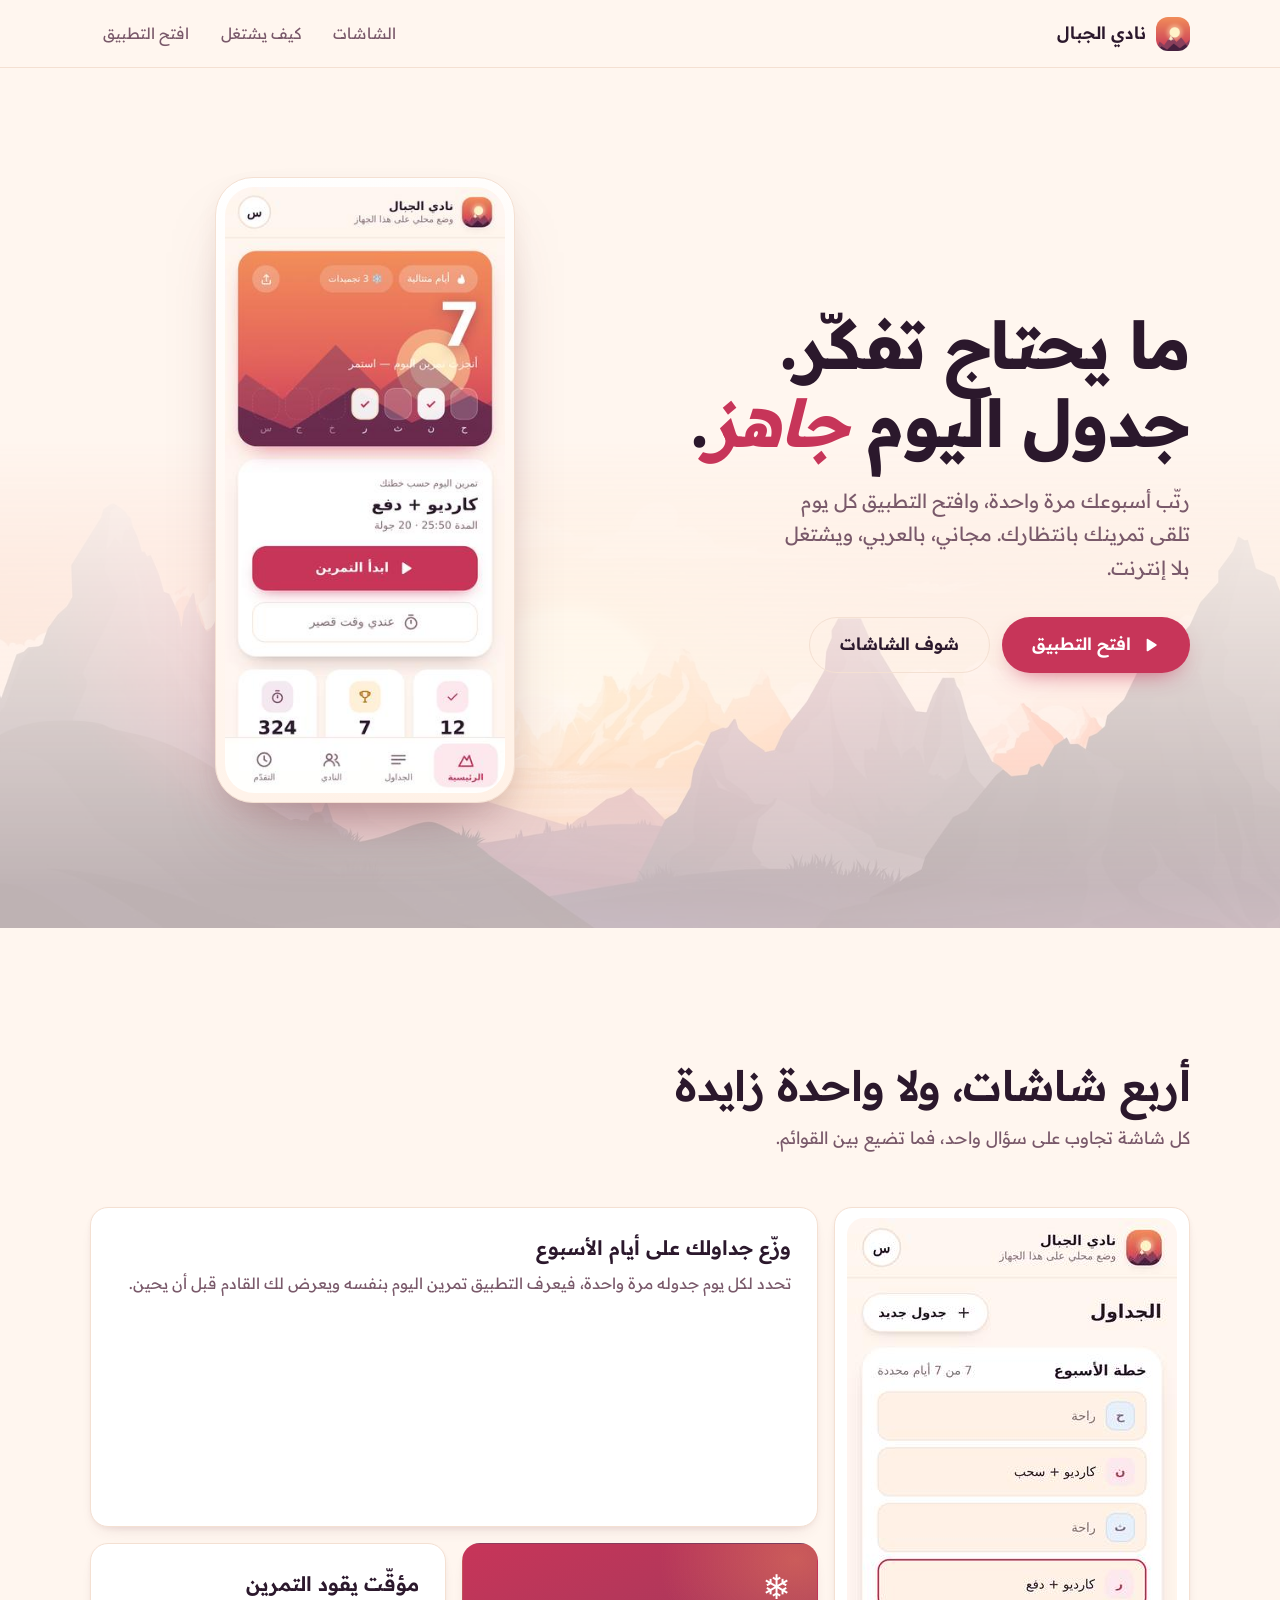
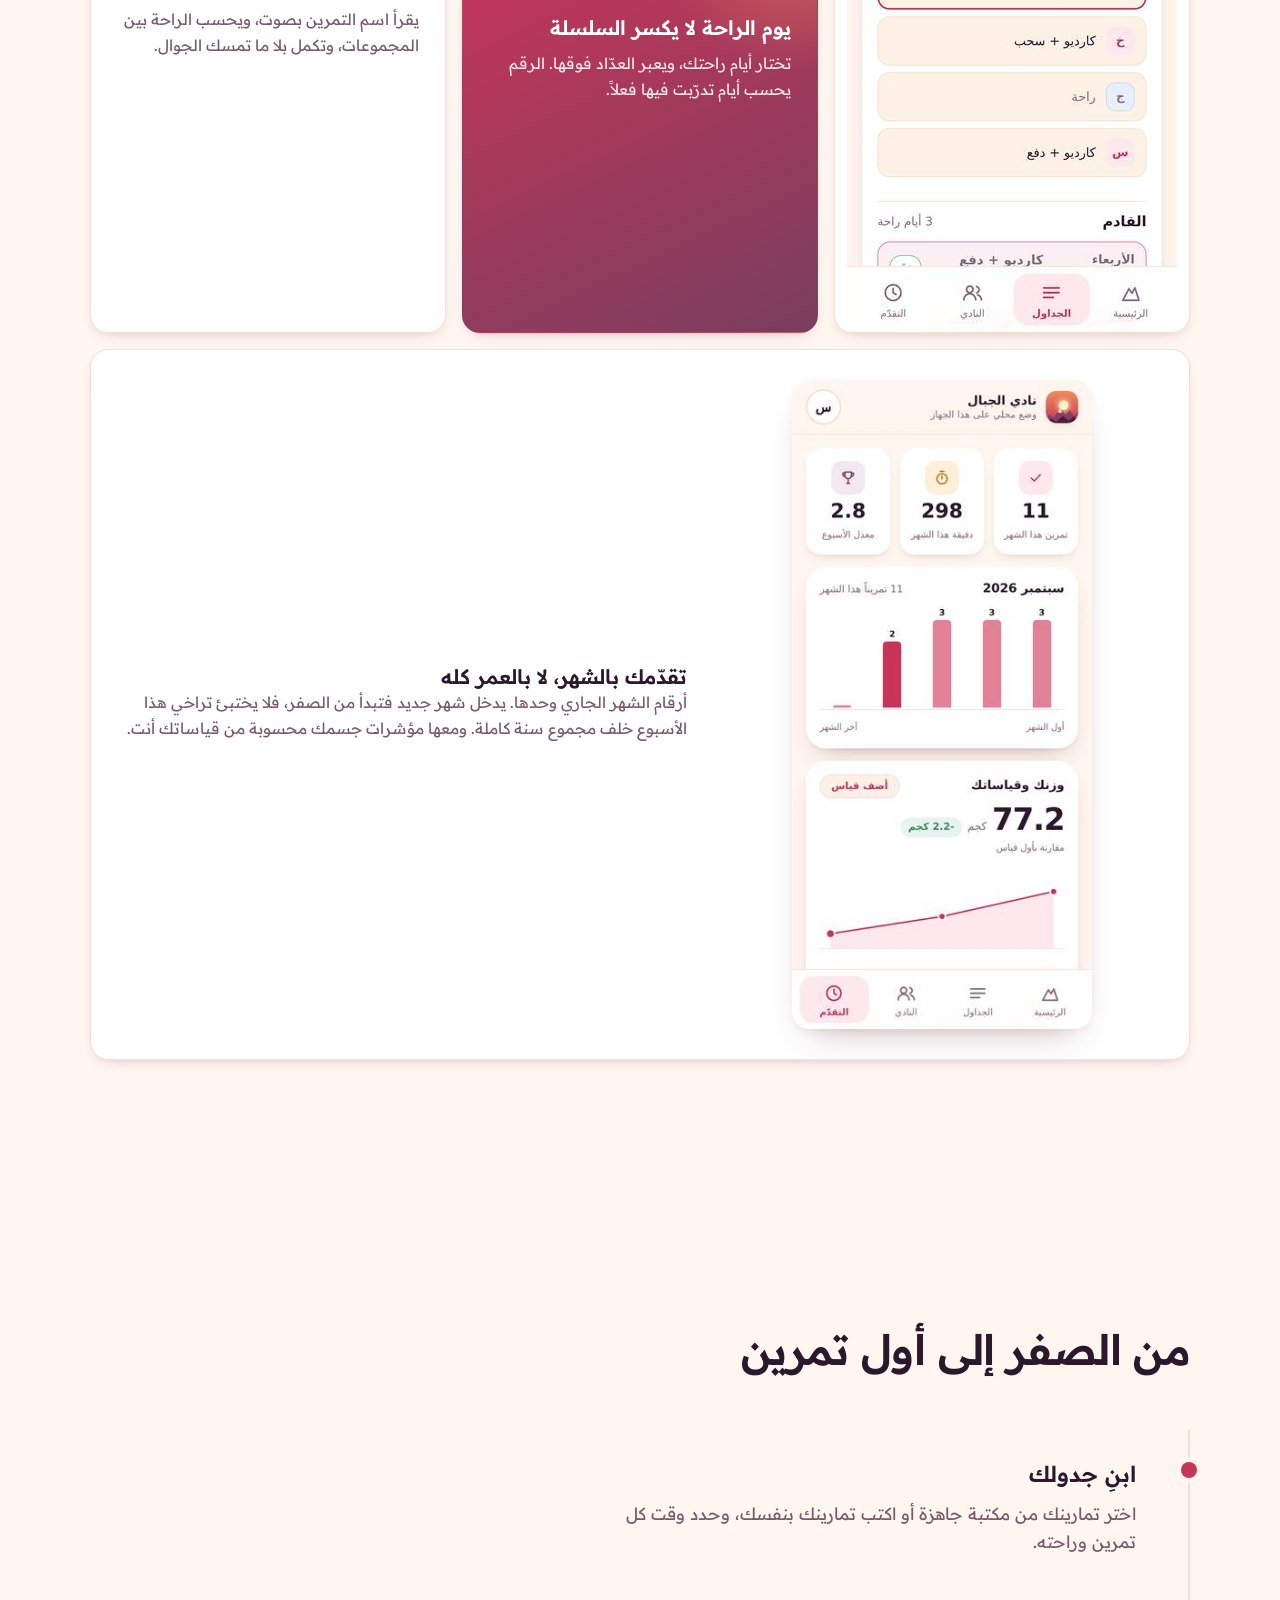
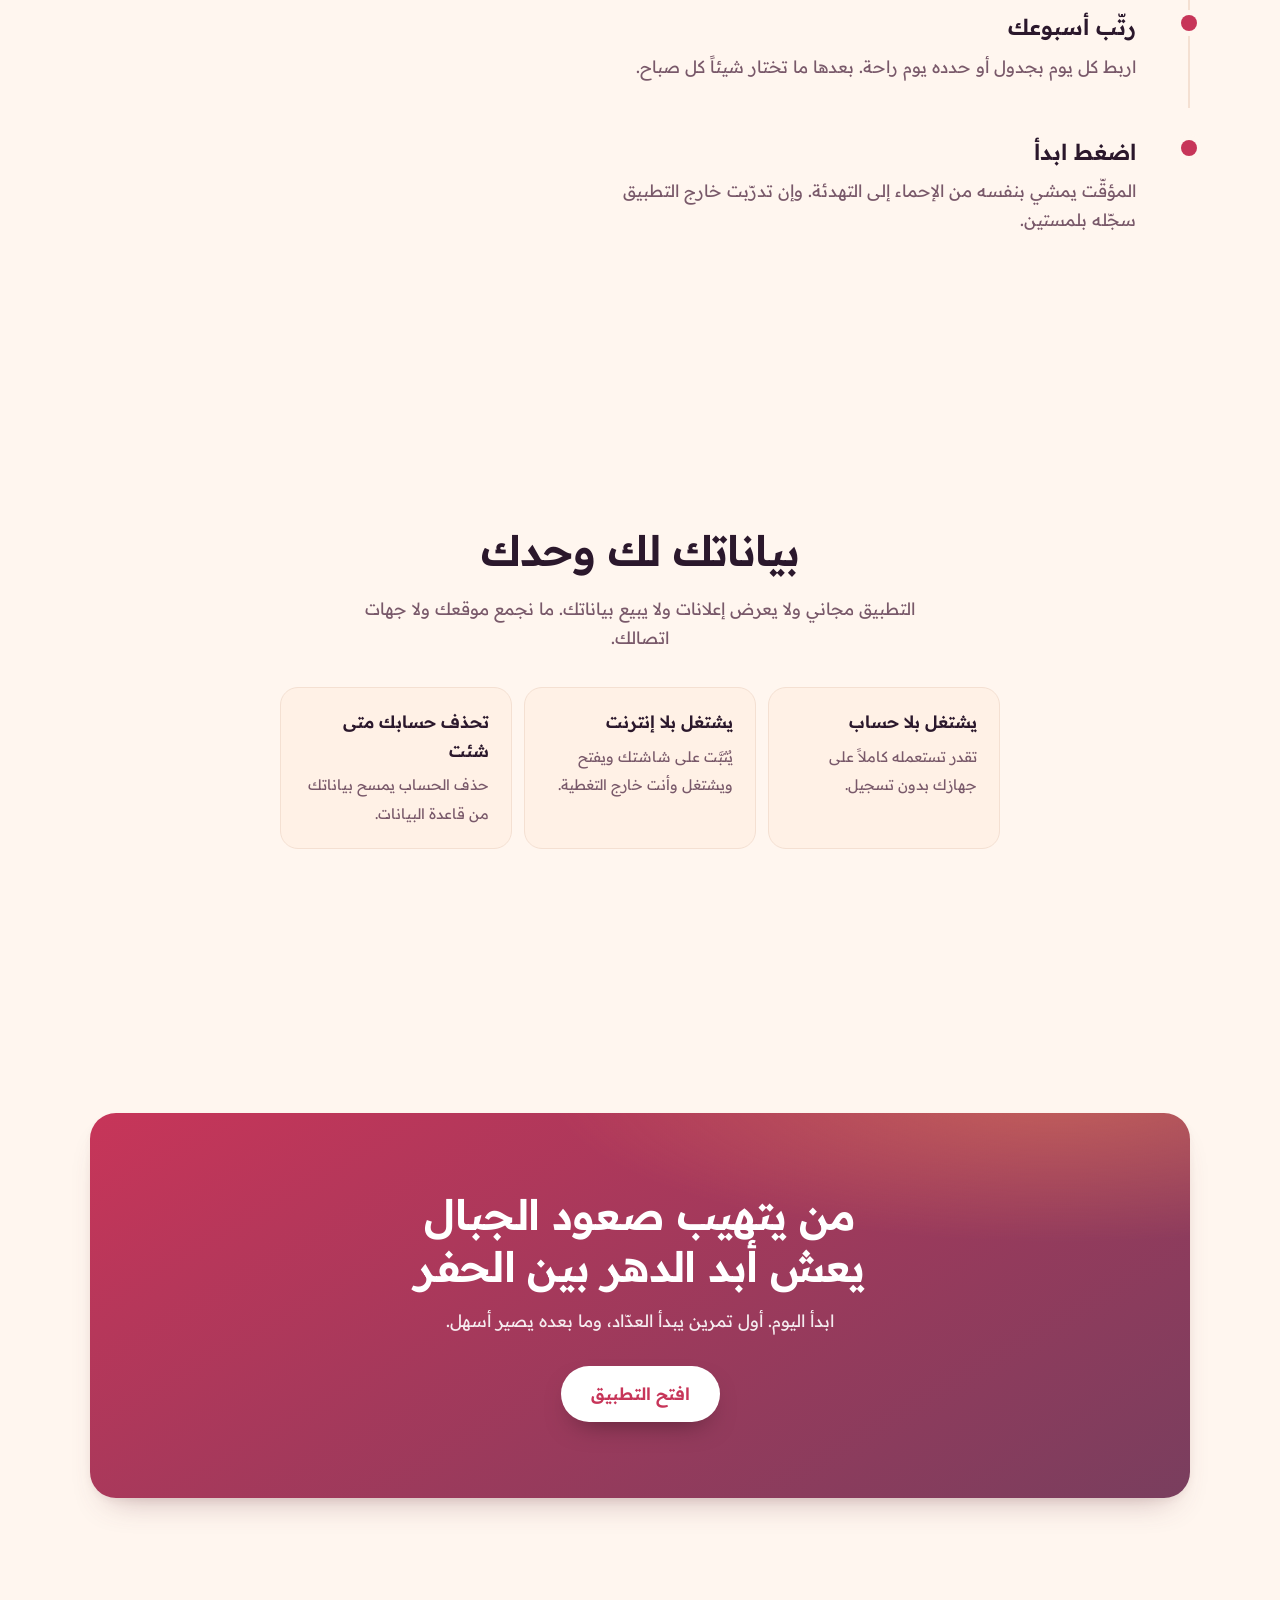
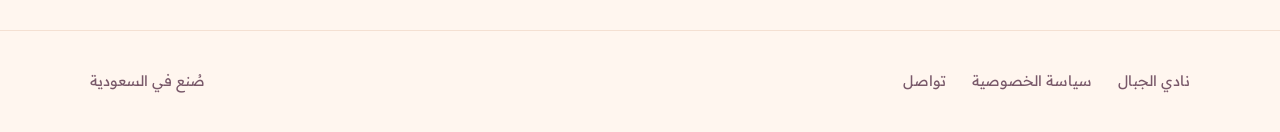
<file: welcome.html>
<!DOCTYPE html>
<html lang="ar" dir="rtl">
<head>
<meta charset="utf-8">
<meta name="viewport" content="width=device-width, initial-scale=1, viewport-fit=cover">
<title>نادي الجبال · تمرين اليوم جاهز قبل ما تفكر فيه</title>
<meta name="description" content="مؤقّت تمارين وجداول أسبوعية وعدّاد أيام متتالية. عربي، مجاني، ويشتغل بلا إنترنت.">
<meta name="theme-color" content="#FFF6EF" media="(prefers-color-scheme: light)">
<meta name="theme-color" content="#150E15" media="(prefers-color-scheme: dark)">
<link rel="icon" href="icon-192.png">
<link rel="apple-touch-icon" href="icon-192.png">
<link rel="canonical" href="https://www.mountains-fit.online/welcome.html">

<meta property="og:type" content="website">
<meta property="og:title" content="نادي الجبال">
<meta property="og:description" content="رتّب أسبوعك مرة واحدة، وافتح التطبيق كل يوم تلقى تمرينك بانتظارك.">
<meta property="og:image" content="https://www.mountains-fit.online/icon-512.png">
<meta property="og:locale" content="ar_SA">
<meta name="twitter:card" content="summary_large_image">

<link rel="preconnect" href="https://fonts.googleapis.com">
<link rel="preconnect" href="https://fonts.gstatic.com" crossorigin>
<link href="https://fonts.googleapis.com/css2?family=Readex+Pro:wght@300;400;500;600;700&display=swap" rel="stylesheet">

<script>
/* قبل أول رسم: إن كان جافاسكربت يعمل ولم يطلب المستخدم تقليل الحركة،
   نسمح بإخفاء العناصر تمهيداً لكشفها عند الظهور. */
try{ if(!matchMedia('(prefers-reduced-motion: reduce)').matches)
  document.documentElement.className += ' js'; }catch(e){}
</script>
<style>
/* ============================================================
   الرموز مأخوذة من التطبيق نفسه حتى تتطابق الهوية حرفياً.
   سُلّم واحد للزوايا: 18px للبطاقات، 999px للأزرار والشرائح.
   لون تمييز واحد على الصفحة كلها: --accent.
   ============================================================ */
:root{
  --coral:#F28E5A; --rose:#C73559; --plum:#793E5E; --night:#2B182C;
  --gold-soft:#FFD9A0; --cream:#FFF3C9;

  --bg:#FFF6EF; --panel:#FFFFFF; --panel-2:#FFF1E6;
  --ink:#2B182C; --soft:#79596A; --rule:#F4E0D2;
  --accent:#C73559; --on-accent:#FFFFFF;

  --r-card:18px; --r-sm:12px;
  /* سلّم واحد للخط: ستّ درجات لا غير */
  --t-1:14.5px; --t-2:15.5px; --t-3:17px; --t-4:20px; --t-5:22px; --r-pill:999px;
  --shadow-s:0 2px 4px rgba(112,60,70,.05), 0 8px 18px -12px rgba(112,60,70,.30);
  --shadow-m:0 3px 6px rgba(112,60,70,.06), 0 18px 34px -20px rgba(112,60,70,.45);
  --shadow-l:0 10px 20px rgba(112,60,70,.08), 0 40px 70px -35px rgba(112,60,70,.55);
  --gutter:clamp(18px, 5vw, 40px);
}
@media (prefers-color-scheme: dark){
  :root{
    --bg:#150E15; --panel:#1F1620; --panel-2:#2A1E2B;
    --ink:#F7EAE3; --soft:#B499A8; --rule:#3A2A3A;
    --accent:#CF3A5E; --on-accent:#FFFFFF;
    --shadow-s:0 2px 4px rgba(0,0,0,.35), 0 8px 18px -12px rgba(0,0,0,.6);
    --shadow-m:0 3px 6px rgba(0,0,0,.4), 0 18px 34px -20px rgba(0,0,0,.7);
    --shadow-l:0 10px 20px rgba(0,0,0,.45), 0 40px 70px -35px rgba(0,0,0,.8);
  }
}

*{box-sizing:border-box;margin:0;padding:0;-webkit-tap-highlight-color:transparent}
html{-webkit-text-size-adjust:100%;scroll-behavior:smooth;scroll-padding-top:96px}
@media (prefers-reduced-motion:reduce){ html{scroll-behavior:auto} }
body{
  background:var(--bg); color:var(--ink);
  font-family:'Readex Pro',system-ui,'Segoe UI',sans-serif;
  font-size:var(--t-3); line-height:1.7; font-weight:400;
  font-variant-numeric:tabular-nums;
  overflow-x:hidden;
}
/* السمتان width/height تحجزان النسبة، والـ CSS يتكفّل بالباقي */
img{max-width:100%;height:auto;display:block}
a{color:inherit;text-decoration:none}
:focus-visible{outline:3px solid var(--accent);outline-offset:3px;border-radius:var(--r-sm)}
.wrap{max-width:1180px;margin:0 auto;padding-inline:var(--gutter)}
section{padding-block:clamp(64px, 11vw, 132px)}

/* ---------- الترويسة: سطر واحد، ارتفاع 68px ---------- */
.top{
  position:sticky; top:0; z-index:30; height:68px;
  display:flex; align-items:center; gap:12px;
  background:color-mix(in srgb, var(--bg) 86%, transparent);
  backdrop-filter:blur(14px); -webkit-backdrop-filter:blur(14px);
  border-bottom:1px solid var(--rule);
}
.top .wrap{display:flex;align-items:center;gap:12px;width:100%}
.mark{display:flex;align-items:center;gap:10px;font-weight:600;font-size:var(--t-3)}
.mark img{width:34px;height:34px;border-radius:var(--r-sm)}
.top nav{margin-inline-start:auto;display:flex;align-items:center;gap:6px}
.top nav a{
  font-size:var(--t-2);color:var(--soft);padding:9px 13px;border-radius:var(--r-pill);
  transition:color .18s ease, background .18s ease;
}
.top nav a:hover{color:var(--ink);background:var(--panel-2)}
@media (max-width:560px){ .top nav a.hide-s{display:none} }

/* ---------- الأزرار ---------- */
.btn{
  display:inline-flex;align-items:center;justify-content:center;gap:9px;
  min-height:56px;padding:0 30px;border:0;border-radius:var(--r-pill);
  font-family:inherit;font-size:var(--t-3);font-weight:600;white-space:nowrap;cursor:pointer;
  transition:transform .14s cubic-bezier(.16,1,.3,1), box-shadow .14s ease, background .14s ease;
}
.btn-primary{
  background:var(--accent);color:var(--on-accent);
  box-shadow:0 10px 24px -12px color-mix(in srgb, var(--accent) 85%, transparent);
}
.btn-primary:hover{transform:translateY(-2px);box-shadow:0 16px 32px -14px color-mix(in srgb, var(--accent) 90%, transparent)}
.btn-primary:active{transform:translateY(0) scale(.985)}
.btn-ghost{background:transparent;color:var(--ink);border:1.5px solid var(--rule)}
.btn-ghost:hover{background:var(--panel-2)}
.btn-ghost:active{transform:scale(.985)}
.btn .ic{width:20px;height:20px;fill:none;stroke:currentColor;stroke-width:2;
  stroke-linecap:round;stroke-linejoin:round;flex:0 0 auto}

/* ---------- البطل: انقسام غير متماثل ---------- */
.hero{
  position:relative; overflow:hidden;
  min-height:min(100svh, 860px);
  display:flex; align-items:center;
  padding-block:clamp(40px, 7vw, 88px) clamp(56px, 9vw, 104px);
}
.hero-art{
  position:absolute; inset:auto 0 0; height:62%;
  background:url("hero.jpg") center 62%/cover no-repeat;
  opacity:.30; z-index:0;
  -webkit-mask-image:linear-gradient(to top, #000 8%, transparent 92%);
          mask-image:linear-gradient(to top, #000 8%, transparent 92%);
}
@media (prefers-color-scheme: dark){ .hero-art{opacity:.22} }
.hero .wrap{position:relative;z-index:1;width:100%}
.hero-grid{
  display:grid; gap:clamp(30px, 5vw, 64px); align-items:center;
  grid-template-columns:1fr;
}
@media (min-width:900px){
  /* غير متماثل عمداً: النص أوسع من الصورة */
  .hero-grid{grid-template-columns:1.18fr .82fr}
}
.hero h1{
  font-size:clamp(38px, 6.4vw, 66px); font-weight:700;
  line-height:1.16; letter-spacing:-.02em; text-wrap:balance;
}
.hero h1 em{font-style:italic;color:var(--accent);line-height:1.18;padding-bottom:2px;display:inline-block}
.hero p{
  margin-top:20px; font-size:clamp(17px, 2vw, 19.5px); color:var(--soft);
  max-width:34ch; line-height:1.72;
}
.hero-cta{display:flex;flex-wrap:wrap;gap:12px;margin-top:32px}
@media (max-width:520px){ .hero-cta .btn{flex:1 1 100%} }

.phone{
  position:relative; width:min(300px, 78vw); margin-inline:auto;
  /* إطار الجهاز: نصفا قطر يحاكيان هاتفاً حقيقياً، خارج سلّم البطاقات عمداً */
  border-radius:38px; padding:9px;
  background:linear-gradient(160deg, var(--panel), var(--panel-2));
  border:1px solid var(--rule); box-shadow:var(--shadow-l);
}
.phone img{border-radius:29px;width:100%}
@media (min-width:900px){ .phone{margin-inline:0 auto;transform:rotate(-1.6deg)} }

/* ---------- بينتو ---------- */
.bento{
  display:grid; gap:16px; grid-template-columns:1fr;
}
@media (min-width:760px){
  .bento{grid-template-columns:repeat(6,1fr)}
  .b-wide{grid-column:span 4} .b-tall{grid-column:span 2;grid-row:span 2}
  .b-half{grid-column:span 2}
}
.cell{
  background:var(--panel); border:1px solid var(--rule); border-radius:var(--r-card);
  padding:26px; box-shadow:var(--shadow-s); overflow:hidden;
  display:flex; flex-direction:column; gap:10px;
}
.cell h3{font-size:var(--t-4);font-weight:600;line-height:1.35}
.cell p{font-size:var(--t-2);color:var(--soft);line-height:1.65}
.cell-shot{padding:0;position:relative;align-items:center;justify-content:center}
/* اللقطة عرضها الأصلي 330px، ولا نمدّها فوقه فتتشوّش */
.cell-shot img{width:100%;max-width:330px;border-radius:calc(var(--r-card) - 1px)}
.cell-cap{padding:22px 24px 24px}

/* خلية بعرض الشبكة كلها: صورة وجانبها شرح، فلا تبقى خانة فاضية */
.b-full{grid-column:1 / -1}
.cell-split{padding:0;display:grid;grid-template-columns:1fr;gap:0;align-items:center}
@media (min-width:760px){ .cell-split{grid-template-columns:.9fr 1.1fr} }
/* <picture> غلاف للمصدرين فقط، فنخرجه من التخطيط ليبقى img هو عنصر الفلكس */
picture{display:contents}
.cell-split .shot{
  padding:26px 26px 0; display:flex; justify-content:center;
  background:linear-gradient(180deg, var(--panel-2), transparent);
}
.cell-split .shot img{
  width:100%; max-width:300px; border-radius:var(--r-card) var(--r-card) 0 0;
  box-shadow:0 -2px 30px -12px rgba(112,60,70,.45);
}
@media (min-width:760px){
  .cell-split .shot{padding:30px 26px;background:none}
  .cell-split .shot img{border-radius:var(--r-card);box-shadow:var(--shadow-m)}
}
.cell-split .say{padding:26px 28px 30px}
@media (min-width:760px){ .cell-split .say{padding-inline:8px 34px} }
.cell-warm{
  /* الأساس ورديّ داكن ليبقى النص الأبيض مقروءاً (AA)، والمرجاني
     وهجٌ في الزاوية خلف الأيقونة فقط لا خلف الكلام. */
  background:
    radial-gradient(62% 46% at 94% 4%, rgba(242,142,90,.42), transparent 62%),
    linear-gradient(155deg, var(--rose), var(--plum));
  border-color:transparent; color:#fff;
}
.cell-warm p{color:rgba(255,255,255,.88)}
.cell-warm .flake{font-size:34px;line-height:1}

/* ---------- الخطوات: تدفّق رأسي بخيط واصل ---------- */
.steps{display:grid;gap:0;max-width:760px}
.step{
  position:relative; padding:26px 0 26px 0;
  padding-inline-start:52px; border-inline-start:2px solid var(--rule);
}
.step:last-child{border-inline-start-color:transparent}
.step::before{
  content:""; position:absolute; inset-inline-start:-9px; top:32px;
  width:16px; height:16px; border-radius:var(--r-pill);
  background:var(--accent); box-shadow:0 0 0 5px var(--bg);
}
.step h3{font-size:var(--t-5);font-weight:600;margin-bottom:6px}
.step p{color:var(--soft);font-size:var(--t-3);max-width:52ch}

/* ---------- بيان مركزي + قائمة ---------- */
.state{max-width:720px;margin-inline:auto;text-align:center}
.state h2{margin-bottom:18px}
.state p{color:var(--soft);font-size:var(--t-3);max-width:56ch;margin-inline:auto}
.facts{
  display:grid;gap:12px;margin-top:34px;text-align:start;
  grid-template-columns:1fr;
}
@media (min-width:700px){ .facts{grid-template-columns:repeat(3,1fr)} }
.fact{
  background:var(--panel-2); border:1px solid var(--rule);
  border-radius:var(--r-card); padding:20px 22px;
}
.fact b{display:block;font-size:var(--t-3);font-weight:600;margin-bottom:5px}
.fact span{font-size:var(--t-1);color:var(--soft);line-height:1.6}

/* ---------- نداء ختامي ---------- */
.band{
  /* الوردي أساساً حتى يبقى النص الأبيض فوق ٤٫٥:١، والمرجاني وهج زاوية */
  background:
    radial-gradient(70% 60% at 88% -6%, rgba(242,142,90,.45), transparent 66%),
    linear-gradient(150deg, var(--rose), var(--plum));
  color:#fff; border-radius:calc(var(--r-card) + 8px);
  padding:clamp(44px, 7vw, 76px) clamp(26px, 5vw, 60px);
  text-align:center; box-shadow:var(--shadow-m);
}
.band h2{color:#fff;margin-bottom:14px}
.band p{color:rgba(255,255,255,.9);max-width:46ch;margin:0 auto 30px;font-size:var(--t-3)}
.band .btn-primary{background:#fff;color:var(--rose);box-shadow:0 12px 28px -14px rgba(0,0,0,.5)}
.band .btn-primary:hover{background:#fff}

/* ---------- عناوين الأقسام ---------- */
h2{font-size:clamp(28px, 4vw, 42px);font-weight:600;line-height:1.24;letter-spacing:-.015em}
.lede{color:var(--soft);font-size:var(--t-3);margin-top:12px;max-width:52ch}
.head{margin-bottom:clamp(32px, 5vw, 54px)}

/* ---------- التذييل ---------- */
footer{border-top:1px solid var(--rule);padding-block:38px;color:var(--soft);font-size:var(--t-1)}
footer .wrap{display:flex;flex-wrap:wrap;gap:14px 26px;align-items:center}
footer a{color:var(--soft)}
footer a:hover{color:var(--ink)}
footer .sp{margin-inline-start:auto}

/* ---------- الحركة ---------- */
/* المحتوى ظاهر افتراضياً. لا نخفيه إلا بعد أن يثبت أن جافاسكربت يعمل،
   فلو تعطّل السكربت تبقى الصفحة مقروءة بدل أن تكون بيضاء. */
.js .rise{opacity:0;transform:translateY(22px)}
.js .rise.in{opacity:1;transform:none;
  transition:opacity .68s cubic-bezier(.16,1,.3,1), transform .68s cubic-bezier(.16,1,.3,1)}
.js .rise.d1{transition-delay:.07s} .js .rise.d2{transition-delay:.14s} .js .rise.d3{transition-delay:.21s}
@media (prefers-reduced-motion:reduce){
  .js .rise{opacity:1;transform:none;transition:none}
  .btn{transition:none}
  .phone{transform:none !important}
}
</style>
</head>
<body>

<header class="top">
  <div class="wrap">
    <a class="mark" href="./welcome.html">
      <img src="icon-192.png" alt="" width="34" height="34">
      <span>نادي الجبال</span>
    </a>
    <nav>
      <a href="#screens" class="hide-s">الشاشات</a>
      <a href="#how" class="hide-s">كيف يشتغل</a>
      <a href="./index.html">افتح التطبيق</a>
    </nav>
  </div>
</header>

<!-- ============ البطل ============ -->
<section class="hero">
  <div class="hero-art" aria-hidden="true"></div>
  <div class="wrap">
    <div class="hero-grid">
      <div>
        <h1 class="rise">ما يحتاج تفكّر.<br>جدول اليوم <em>جاهز</em>.</h1>
        <p class="rise d1">رتّب أسبوعك مرة واحدة، وافتح التطبيق كل يوم تلقى تمرينك بانتظارك. مجاني، بالعربي، ويشتغل بلا إنترنت.</p>
        <div class="hero-cta rise d2">
          <a class="btn btn-primary" href="./index.html">
            <svg class="ic" viewBox="0 0 24 24" aria-hidden="true"><path d="M8 5.5v13a1 1 0 0 0 1.53.85l10-6.5a1 1 0 0 0 0-1.7l-10-6.5A1 1 0 0 0 8 5.5Z" fill="currentColor" stroke="none"/></svg>
            <span>افتح التطبيق</span>
          </a>
          <a class="btn btn-ghost" href="#screens"><span>شوف الشاشات</span></a>
        </div>
      </div>
      <div class="phone rise d2">
        <picture>
          <source srcset="shots/home-dark.jpg" media="(prefers-color-scheme: dark)">
          <img src="shots/home-light.jpg" alt="الشاشة الرئيسية في نادي الجبال: عدّاد الأيام المتتالية وتمرين اليوم"
             width="330" height="714" fetchpriority="high" decoding="async">
          </picture>
      </div>
    </div>
  </div>
</section>

<!-- ============ بينتو ============ -->
<section id="screens">
  <div class="wrap">
    <div class="head rise">
      <h2>أربع شاشات، ولا واحدة زايدة</h2>
      <p class="lede">كل شاشة تجاوب على سؤال واحد، فما تضيع بين القوائم.</p>
    </div>

    <div class="bento">
      <div class="cell cell-shot b-tall rise">
        <picture>
          <source srcset="shots/plans-dark.jpg" media="(prefers-color-scheme: dark)">
          <img src="shots/plans-light.jpg" alt="تبويب الجداول: خطة الأسبوع والتمارين القادمة"
             width="330" height="714" loading="lazy" decoding="async">
          </picture>
      </div>

      <div class="cell b-wide rise d1">
        <h3>وزّع جداولك على أيام الأسبوع</h3>
        <p>تحدد لكل يوم جدوله مرة واحدة، فيعرف التطبيق تمرين اليوم بنفسه ويعرض لك القادم قبل أن يحين.</p>
      </div>

      <div class="cell cell-warm b-half rise d2">
        <span class="flake" aria-hidden="true">❄️</span>
        <h3>يوم الراحة لا يكسر السلسلة</h3>
        <p>تختار أيام راحتك، ويعبر العدّاد فوقها. الرقم يحسب أيام تدرّبت فيها فعلاً.</p>
      </div>

      <div class="cell b-half rise d3">
        <h3>مؤقّت يقود التمرين</h3>
        <p>يقرأ اسم التمرين بصوت، ويحسب الراحة بين المجموعات، وتكمل بلا ما تمسك الجوال.</p>
      </div>

      <div class="cell cell-split b-full rise">
        <div class="shot">
          <picture>
            <source srcset="shots/progress-dark.jpg" media="(prefers-color-scheme: dark)">
          <img src="shots/progress-light.jpg" alt="تبويب التقدّم: تمارين الشهر ومؤشرات الجسم"
               width="330" height="714" loading="lazy" decoding="async">
          </picture>
        </div>
        <div class="say">
          <h3>تقدّمك بالشهر، لا بالعمر كله</h3>
          <p>أرقام الشهر الجاري وحدها. يدخل شهر جديد فتبدأ من الصفر، فلا يختبئ تراخي هذا الأسبوع خلف مجموع سنة كاملة. ومعها مؤشرات جسمك محسوبة من قياساتك أنت.</p>
        </div>
      </div>
    </div>
  </div>
</section>

<!-- ============ الخطوات ============ -->
<section id="how">
  <div class="wrap">
    <div class="head rise">
      <h2>من الصفر إلى أول تمرين</h2>
    </div>
    <div class="steps">
      <div class="step rise">
        <h3>ابنِ جدولك</h3>
        <p>اختر تمارينك من مكتبة جاهزة أو اكتب تمارينك بنفسك، وحدد وقت كل تمرين وراحته.</p>
      </div>
      <div class="step rise d1">
        <h3>رتّب أسبوعك</h3>
        <p>اربط كل يوم بجدول أو حدده يوم راحة. بعدها ما تختار شيئاً كل صباح.</p>
      </div>
      <div class="step rise d2">
        <h3>اضغط ابدأ</h3>
        <p>المؤقّت يمشي بنفسه من الإحماء إلى التهدئة. وإن تدرّبت خارج التطبيق سجّله بلمستين.</p>
      </div>
    </div>
  </div>
</section>

<!-- ============ الخصوصية ============ -->
<section>
  <div class="wrap">
    <div class="state rise">
      <h2>بياناتك لك وحدك</h2>
      <p>التطبيق مجاني ولا يعرض إعلانات ولا يبيع بياناتك. ما نجمع موقعك ولا جهات اتصالك.</p>
      <div class="facts">
        <div class="fact rise d1">
          <b>يشتغل بلا حساب</b>
          <span>تقدر تستعمله كاملاً على جهازك بدون تسجيل.</span>
        </div>
        <div class="fact rise d2">
          <b>يشتغل بلا إنترنت</b>
          <span>يُثبَّت على شاشتك ويفتح ويشتغل وأنت خارج التغطية.</span>
        </div>
        <div class="fact rise d3">
          <b>تحذف حسابك متى شئت</b>
          <span>حذف الحساب يمسح بياناتك من قاعدة البيانات.</span>
        </div>
      </div>
    </div>
  </div>
</section>

<!-- ============ نداء ختامي ============ -->
<section>
  <div class="wrap">
    <div class="band rise">
      <h2>من يتهيب صعود الجبال<br>يعش أبد الدهر بين الحفر</h2>
      <p>ابدأ اليوم. أول تمرين يبدأ العدّاد، وما بعده يصير أسهل.</p>
      <a class="btn btn-primary" href="./index.html"><span>افتح التطبيق</span></a>
    </div>
  </div>
</section>

<footer>
  <div class="wrap">
    <span>نادي الجبال</span>
    <a href="./privacy.html">سياسة الخصوصية</a>
    <a href="mailto:abdulelah.obaidi@gmail.com">تواصل</a>
    <span class="sp">صُنع في السعودية</span>
  </div>
</footer>

<script>
/* كشف تدريجي عند الدخول للعرض. IntersectionObserver لا مستمع تمرير:
   المستمع يشتغل في كل إطار ويُثقل الجوال. */
(function(){
  var items = document.querySelectorAll('.rise');
  var reduce = matchMedia('(prefers-reduced-motion: reduce)').matches;
  if (reduce || !('IntersectionObserver' in window)){
    items.forEach(function(el){ el.classList.add('in'); });
    return;
  }
  var io = new IntersectionObserver(function(entries){
    entries.forEach(function(e){
      if (e.isIntersecting){ e.target.classList.add('in'); io.unobserve(e.target); }
    });
  }, { threshold:.16, rootMargin:'0px 0px -8% 0px' });
  items.forEach(function(el){ io.observe(el); });
})();
</script>
</body>
</html>
</file>
